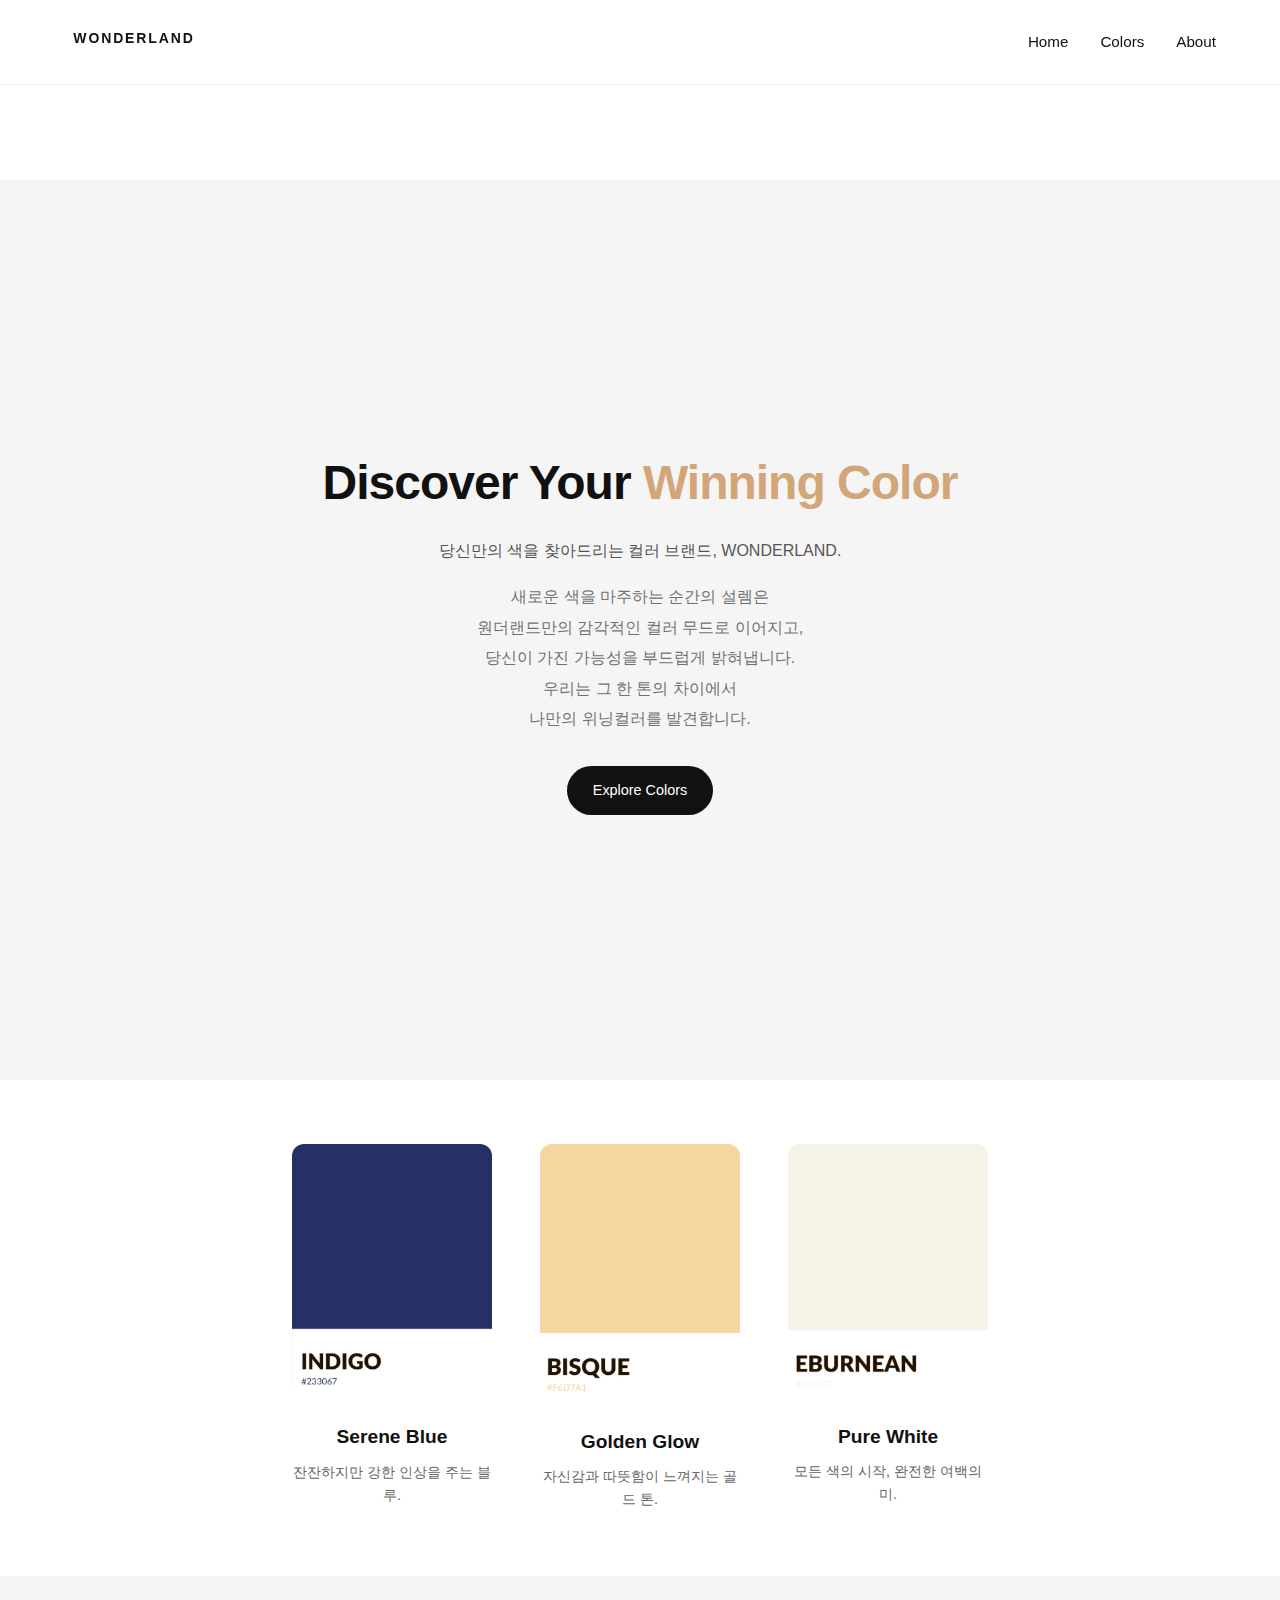
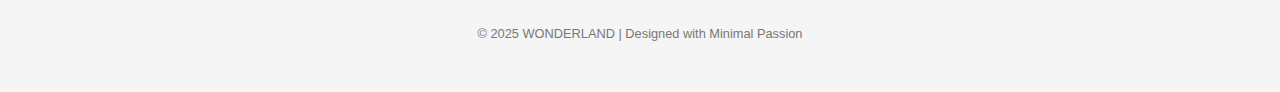
<file: index.html>
<!DOCTYPE html>
<html lang="ko">
<head>
  <meta charset="UTF-8" />
  <meta name="viewport" content="width=device-width, initial-scale=1.0" />
  <title>WONDERLAND | Winning Color</title>
  <link rel="stylesheet" href="style.css?v=6" />
  <style>
    /* Header 수정 */
    .header {
      display: flex;
      justify-content: space-between; /* 로고와 메뉴 양 끝 정렬 */
      align-items: center;            /* 세로 중앙 정렬 */
      padding: 1.5rem 5%;
      position: fixed;
      top: 0;
      left: 0;
      width: 100%;
      background: rgba(255,255,255,0.95);
      backdrop-filter: blur(10px);
      border-bottom: 1px solid #eee;
      z-index: 9999;
    }

    .logo {
      width: 140px;
      height: auto;
    }

    nav {
      display: flex;        /* 메뉴 가로 배치 */
      gap: 2rem;            /* 메뉴 간격 */
    }

    nav a {
      text-decoration: none;
      color: #111;
      font-size: 0.95rem;
      transition: color 0.3s ease;
    }

    nav a:hover {
      color: #d2a679;
    }

    /* Hero Section */
    .hero {
      height: 100vh;
      display: flex;
      align-items: center;
      justify-content: center;
      text-align: center;
      background-color: #f5f5f5;
      margin-top: 80px; /* fixed header 높이만큼 */
    }

    .hero-content {
      max-width: 700px;
    }

    .hero h1 {
      font-size: 3rem;
      font-weight: 600;
      letter-spacing: -1px;
    }

    .hero h1 span {
      color: #d2a679;
    }

    .hero p {
      margin-top: 1rem;
      color: #555;
    }

    .btn {
      display: inline-block;
      margin-top: 2rem;
      padding: 0.8rem 1.6rem;
      background-color: #111;
      color: #fff;
      text-decoration: none;
      border-radius: 25px;
      font-size: 0.9rem;
      transition: all 0.3s ease;
    }

    .btn:hover {
      background-color: #d2a679;
      color: #fff;
    }

    /* 컬러 섹션 */
    .colors {
      display: flex;
      justify-content: center;
      gap: 3rem;
      padding: 4rem 0;
      flex-wrap: wrap;
    }

    .color-card {
      width: 200px;
      text-align: center;
    }

    .color-card img {
      width: 100%;
      height: auto;
      border-radius: 12px;
      object-fit: cover;
    }

    .color-card h3 {
      margin-top: 1.2rem;
      font-size: 1.2rem;
    }

    .color-card p {
      color: #666;
      font-size: 0.9rem;
      margin-top: 0.5rem;
    }

    /* Footer */
    .footer {
      text-align: center;
      padding: 3rem 0;
      background-color: #f5f5f5;
      font-size: 0.8rem;
      color: #777;
    }

    @media (max-width: 768px) {
      .hero h1 { font-size: 2.2rem; }
      .hero p { font-size: 1rem; }
      .colors { gap: 1.5rem; }
    }
  </style>
</head>
<body>

<header class="header">
  <a href="index.html">
    <img src="assets/logo.svg" alt="WONDERLAND 로고" class="logo" />
  </a>
  <nav>
    <a href="index.html">Home</a>
    <a href="colors.html">Colors</a>
    <a href="about.html">About</a>
  </nav>
</header>

<section class="hero">
  <div class="hero-content">
    <h1>Discover Your <span>Winning Color</span></h1>
    <p>당신만의 색을 찾아드리는 컬러 브랜드, WONDERLAND.</p>

    <p class="intro">
      새로운 색을 마주하는 순간의 설렘은<br>
      원더랜드만의 감각적인 컬러 무드로 이어지고,<br>
      당신이 가진 가능성을 부드럽게 밝혀냅니다.<br>
      우리는 그 한 톤의 차이에서<br>
      나만의 위닝컬러를 발견합니다.
    </p>

    <a href="colors.html" class="btn">Explore Colors</a>
  </div>
</section>

<section class="colors">
  <div class="color-card">
    <img src="assets/color-1.jpg" alt="컬러 1" />
    <h3>Serene Blue</h3>
    <p>잔잔하지만 강한 인상을 주는 블루.</p>
  </div>
  <div class="color-card">
    <img src="assets/color-2.jpg" alt="컬러 2" />
    <h3>Golden Glow</h3>
    <p>자신감과 따뜻함이 느껴지는 골드 톤.</p>
  </div>
  <div class="color-card">
    <img src="assets/color-3.jpg" alt="컬러 3" />
    <h3>Pure White</h3>
    <p>모든 색의 시작, 완전한 여백의 미.</p>
  </div>
</section>

<footer class="footer">
  © 2025 WONDERLAND | Designed with Minimal Passion
</footer>

</body>
</html>
</file>
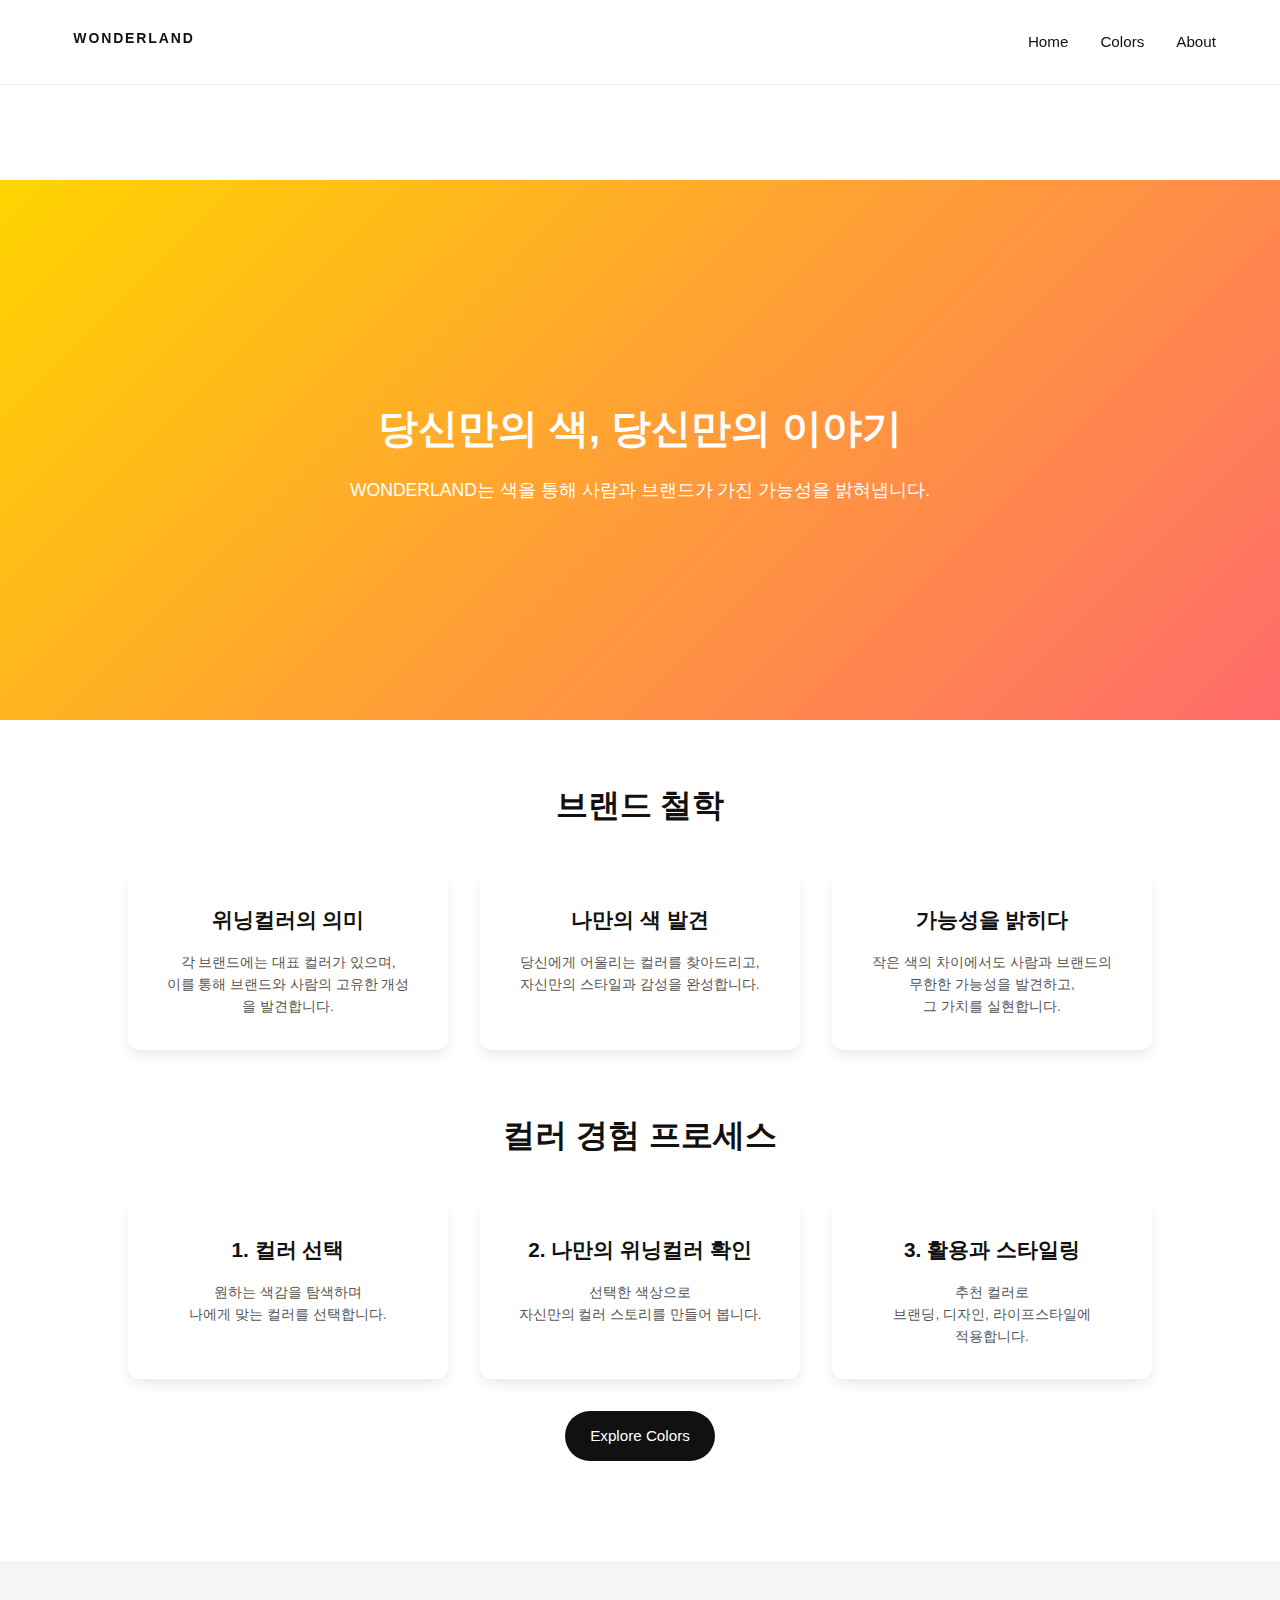
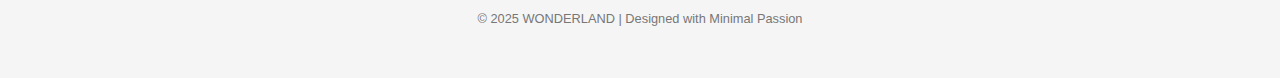
<file: about.html>
<!DOCTYPE html>
<html lang="ko">
<head>
  <meta charset="UTF-8" />
  <meta name="viewport" content="width=device-width, initial-scale=1.0" />
  <title>WONDERLAND | About</title>
  <link rel="stylesheet" href="style.css?v=6" />
  <style>
    /* Header */
    .header {
      display: flex;
      justify-content: space-between;
      align-items: center;
      padding: 1.5rem 5%;
      position: fixed;
      top: 0;
      left: 0;
      width: 100%;
      background: rgba(255, 255, 255, 0.95);
      backdrop-filter: blur(10px);
      border-bottom: 1px solid #eee;
      z-index: 9999;
    }

    .logo {
      width: 140px;
      height: auto;
    }

    nav {
      display: flex;
      gap: 2rem;
    }

    nav a {
      text-decoration: none;
      color: #111;
      font-size: 0.95rem;
      transition: color 0.3s ease;
    }

    nav a:hover {
      color: #d2a679;
    }

    /* Hero Section */
    .hero {
      height: 60vh;
      display: flex;
      align-items: center;
      justify-content: center;
      text-align: center;
      background: linear-gradient(135deg, #FFD400 0%, #FF6B6B 100%);
      color: #fff;
      margin-top: 80px;
      padding: 0 20px;
    }

    .hero h1 {
      font-size: 2.5rem;
      font-weight: 600;
    }

    .hero p {
      margin-top: 1rem;
      font-size: 1.1rem;
    }

    /* Section Titles */
    .section-title {
      text-align: center;
      font-size: 2rem;
      margin: 60px 0 40px;
      font-weight: 600;
    }

    /* Cards */
    .philosophy, .process, .team {
      display: flex;
      justify-content: center;
      gap: 2rem;
      flex-wrap: wrap;
      padding: 0 20px;
    }

    .card {
      background: #fff;
      padding: 2rem;
      border-radius: 12px;
      box-shadow: 0 6px 12px rgba(0,0,0,0.08);
      flex: 1 1 280px;
      max-width: 320px;
      text-align: center;
      transition: transform 0.2s ease, box-shadow 0.2s ease;
    }

    .card:hover {
      transform: translateY(-6px);
      box-shadow: 0 12px 24px rgba(0,0,0,0.12);
    }

    .card h3 {
      font-size: 1.3rem;
      margin-bottom: 1rem;
      color: #111;
    }

    .card p {
      font-size: 0.85rem; /* ← 글자 크기 줄임 */
      color: #555;
      line-height: 1.6;
    }

    /* Button */
    .btn {
      display: inline-block;
      padding: 0.8rem 1.6rem;
      background-color: #111;
      color: #fff;
      text-decoration: none;
      border-radius: 25px;
      font-size: 0.95rem;
      transition: all 0.3s ease;
      margin-top: 2rem;
    }

    .btn:hover {
      background-color: #d2a679;
      color: #fff;
    }

    /* Footer */
    .footer {
      text-align: center;
      padding: 3rem 0;
      background-color: #f5f5f5;
      font-size: 0.8rem;
      color: #777;
    }

    /* Responsive */
    @media (max-width: 768px) {
      .hero h1 { font-size: 2rem; }
      .hero p { font-size: 1rem; }
      .philosophy, .process, .team { gap: 1rem; }
      .card { max-width: 100%; }
    }
  </style>
</head>
<body>

<header class="header">
  <a href="index.html">
    <img src="assets/logo.svg" alt="WONDERLAND 로고" class="logo" />
  </a>
  <nav>
    <a href="index.html">Home</a>
    <a href="colors.html">Colors</a>
    <a href="about.html">About</a>
  </nav>
</header>

<section class="hero">
  <div>
    <h1>당신만의 색, 당신만의 이야기</h1>
    <p>WONDERLAND는 색을 통해 사람과 브랜드가 가진 가능성을 밝혀냅니다.</p>
  </div>
</section>

<section>
  <h2 class="section-title">브랜드 철학</h2>
  <div class="philosophy">
    <div class="card">
      <h3>위닝컬러의 의미</h3>
      <p>각 브랜드에는 대표 컬러가 있으며,<br>이를 통해 브랜드와 사람의 고유한 개성을 발견합니다.</p>
    </div>
    <div class="card">
      <h3>나만의 색 발견</h3>
      <p>당신에게 어울리는 컬러를 찾아드리고,<br>자신만의 스타일과 감성을 완성합니다.</p>
    </div>
    <div class="card">
      <h3>가능성을 밝히다</h3>
      <p>작은 색의 차이에서도 사람과 브랜드의<br>무한한 가능성을 발견하고,<br>그 가치를 실현합니다.</p>
    </div>
  </div>
</section>

<section>
  <h2 class="section-title">컬러 경험 프로세스</h2>
  <div class="process">
    <div class="card">
      <h3>1. 컬러 선택</h3>
      <p>원하는 색감을 탐색하며<br>나에게 맞는 컬러를 선택합니다.</p>
    </div>
    <div class="card">
      <h3>2. 나만의 위닝컬러 확인</h3>
      <p>선택한 색상으로<br>자신만의 컬러 스토리를 만들어 봅니다.</p>
    </div>
    <div class="card">
      <h3>3. 활용과 스타일링</h3>
      <p>추천 컬러로<br>브랜딩, 디자인, 라이프스타일에 <br>적용합니다.</p>
    </div>
  </div>
</section>

<section style="text-align:center; padding-bottom:100px;">
  <a href="colors.html" class="btn">Explore Colors</a>
</section>

<footer class="footer">
  © 2025 WONDERLAND | Designed with Minimal Passion
</footer>

</body>
</html>
</file>
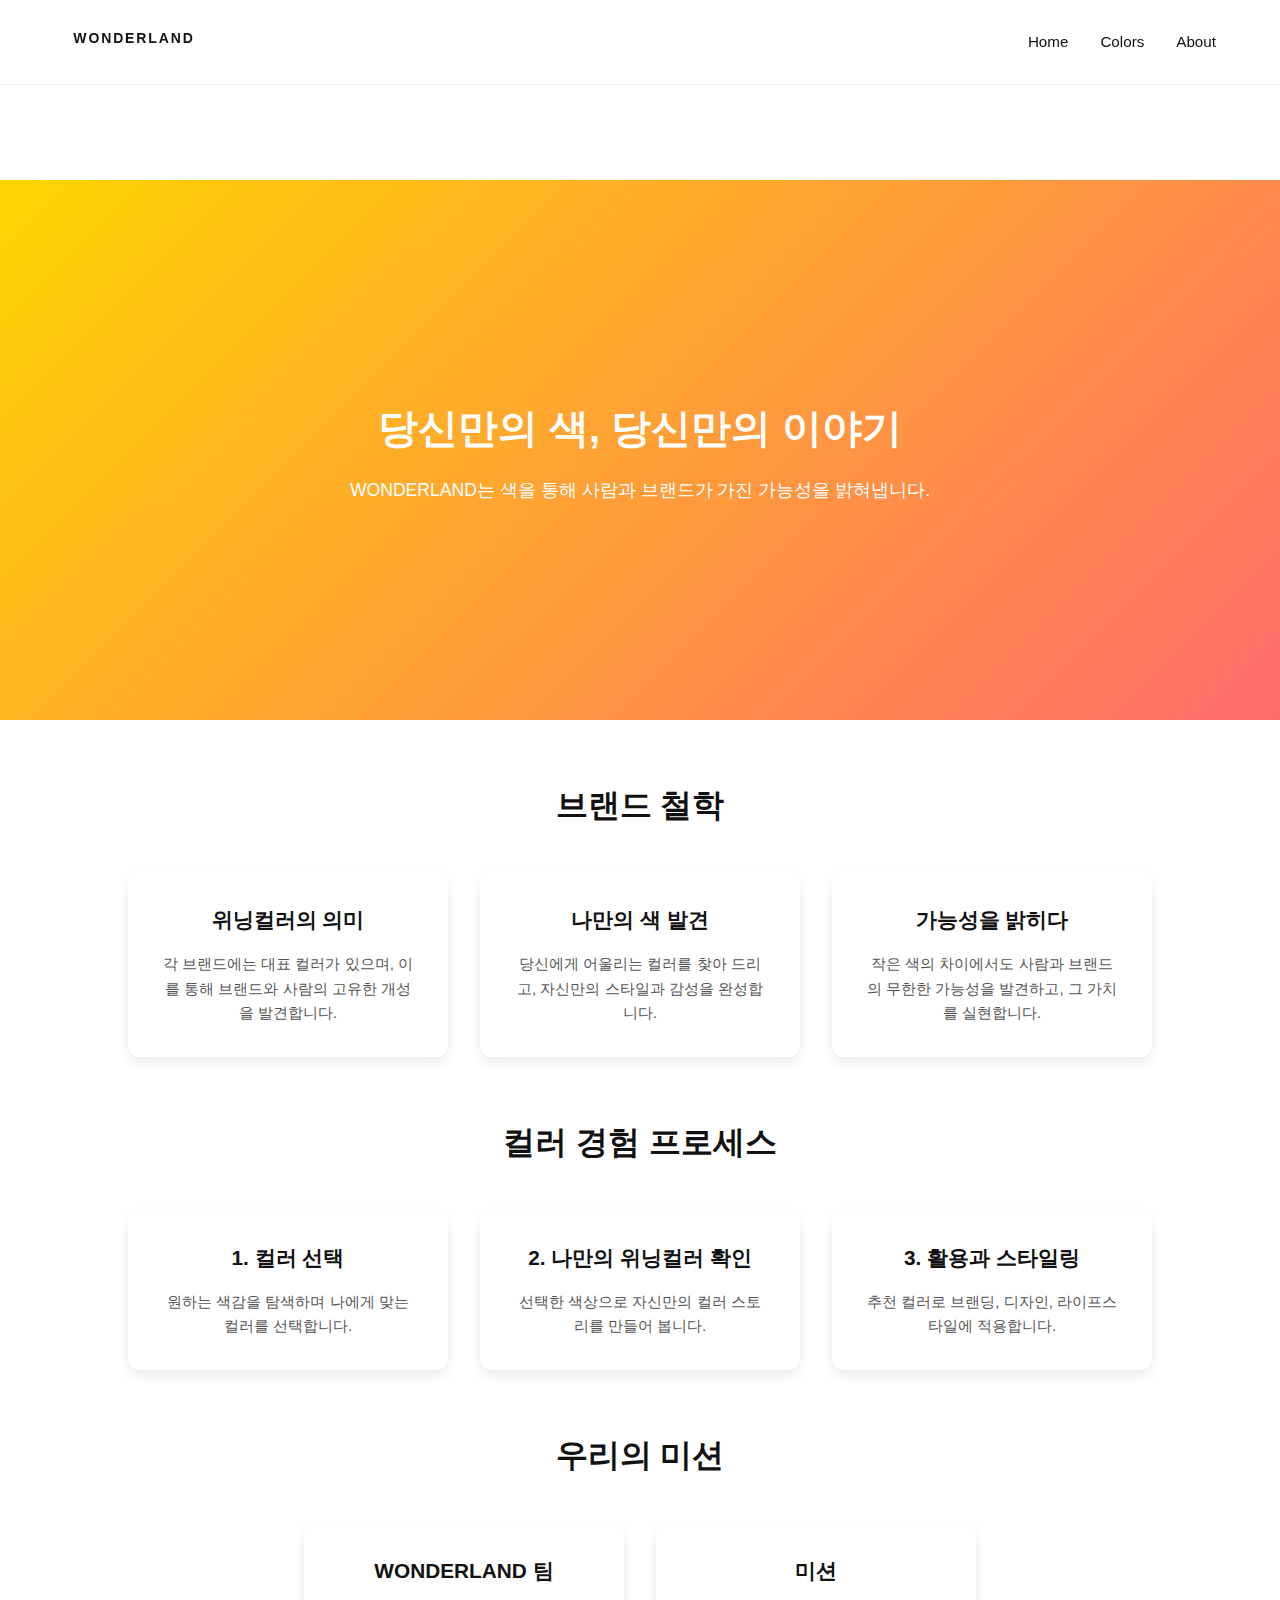
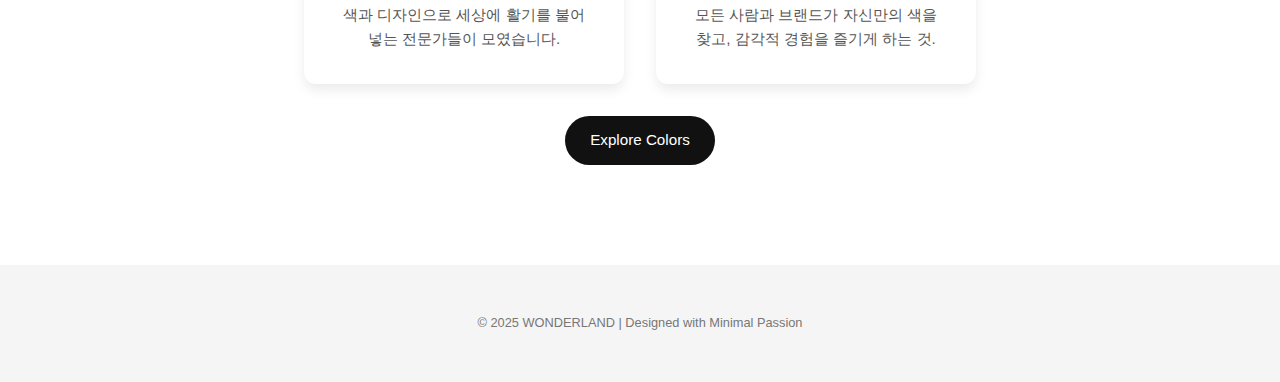
<file: About.html>
<!DOCTYPE html>
<html lang="ko">
<head>
  <meta charset="UTF-8" />
  <meta name="viewport" content="width=device-width, initial-scale=1.0" />
  <title>WONDERLAND | About</title>
  <link rel="stylesheet" href="style.css?v=6" />
  <style>
    /* Header */
    .header {
      display: flex;
      justify-content: space-between;
      align-items: center;
      padding: 1.5rem 5%;
      position: fixed;
      top: 0;
      left: 0;
      width: 100%;
      background: rgba(255, 255, 255, 0.95);
      backdrop-filter: blur(10px);
      border-bottom: 1px solid #eee;
      z-index: 9999;
    }

    .logo {
      width: 140px;
      height: auto;
    }

    nav {
      display: flex;
      gap: 2rem;
    }

    nav a {
      text-decoration: none;
      color: #111;
      font-size: 0.95rem;
      transition: color 0.3s ease;
    }

    nav a:hover {
      color: #d2a679;
    }

    /* Hero Section */
    .hero {
      height: 60vh;
      display: flex;
      align-items: center;
      justify-content: center;
      text-align: center;
      background: linear-gradient(135deg, #FFD400 0%, #FF6B6B 100%);
      color: #fff;
      margin-top: 80px; /* fixed header 높이만큼 */
    }

    .hero h1 {
      font-size: 2.5rem;
      font-weight: 600;
    }

    .hero p {
      margin-top: 1rem;
      font-size: 1.1rem;
    }

    /* Section Titles */
    .section-title {
      text-align: center;
      font-size: 2rem;
      margin: 60px 0 40px;
      font-weight: 600;
    }

    /* Cards */
    .philosophy, .process, .team {
      display: flex;
      justify-content: center;
      gap: 2rem;
      flex-wrap: wrap;
      padding: 0 20px;
    }

    .card {
      background: #fff;
      padding: 2rem;
      border-radius: 12px;
      box-shadow: 0 6px 12px rgba(0,0,0,0.08);
      flex: 1 1 280px;
      max-width: 320px;
      text-align: center;
      transition: transform 0.2s ease, box-shadow 0.2s ease;
    }

    .card:hover {
      transform: translateY(-6px);
      box-shadow: 0 12px 24px rgba(0,0,0,0.12);
    }

    .card h3 {
      font-size: 1.3rem;
      margin-bottom: 1rem;
      color: #111;
    }

    .card p {
      font-size: 0.95rem;
      color: #555;
      line-height: 1.6;
    }

    /* Button */
    .btn {
      display: inline-block;
      padding: 0.8rem 1.6rem;
      background-color: #111;
      color: #fff;
      text-decoration: none;
      border-radius: 25px;
      font-size: 0.95rem;
      transition: all 0.3s ease;
      margin-top: 2rem;
    }

    .btn:hover {
      background-color: #d2a679;
      color: #fff;
    }

    /* Footer */
    .footer {
      text-align: center;
      padding: 3rem 0;
      background-color: #f5f5f5;
      font-size: 0.8rem;
      color: #777;
    }

    /* Responsive */
    @media (max-width: 768px) {
      .hero h1 { font-size: 2rem; }
      .hero p { font-size: 1rem; }
      .philosophy, .process, .team { gap: 1rem; }
      .card { max-width: 100%; }
    }
  </style>
</head>
<body>

<header class="header">
  <a href="index.html">
    <img src="assets/logo.svg" alt="WONDERLAND 로고" class="logo" />
  </a>
  <nav>
    <a href="index.html">Home</a>
    <a href="colors.html">Colors</a>
    <a href="about.html">About</a>
  </nav>
</header>

<section class="hero">
  <div>
    <h1>당신만의 색, 당신만의 이야기</h1>
    <p>WONDERLAND는 색을 통해 사람과 브랜드가 가진 가능성을 밝혀냅니다.</p>
  </div>
</section>

<section>
  <h2 class="section-title">브랜드 철학</h2>
  <div class="philosophy">
    <div class="card">
      <h3>위닝컬러의 의미</h3>
      <p>각 브랜드에는 대표 컬러가 있으며, 이를 통해 브랜드와 사람의 고유한 개성을 발견합니다.</p>
    </div>
    <div class="card">
      <h3>나만의 색 발견</h3>
      <p>당신에게 어울리는 컬러를 찾아 드리고, 자신만의 스타일과 감성을 완성합니다.</p>
    </div>
    <div class="card">
      <h3>가능성을 밝히다</h3>
      <p>작은 색의 차이에서도 사람과 브랜드의 무한한 가능성을 발견하고, 그 가치를 실현합니다.</p>
    </div>
  </div>
</section>

<section>
  <h2 class="section-title">컬러 경험 프로세스</h2>
  <div class="process">
    <div class="card">
      <h3>1. 컬러 선택</h3>
      <p>원하는 색감을 탐색하며 나에게 맞는 컬러를 선택합니다.</p>
    </div>
    <div class="card">
      <h3>2. 나만의 위닝컬러 확인</h3>
      <p>선택한 색상으로 자신만의 컬러 스토리를 만들어 봅니다.</p>
    </div>
    <div class="card">
      <h3>3. 활용과 스타일링</h3>
      <p>추천 컬러로 브랜딩, 디자인, 라이프스타일에 적용합니다.</p>
    </div>
  </div>
</section>

<section>
  <h2 class="section-title">우리의 미션</h2>
  <div class="team">
    <div class="card">
      <h3>WONDERLAND 팀</h3>
      <p>색과 디자인으로 세상에 활기를 불어넣는 전문가들이 모였습니다.</p>
    </div>
    <div class="card">
      <h3>미션</h3>
      <p>모든 사람과 브랜드가 자신만의 색을 찾고, 감각적 경험을 즐기게 하는 것.</p>
    </div>
  </div>
</section>

<section style="text-align:center; padding-bottom:100px;">
  <a href="colors.html" class="btn">Explore Colors</a>
</section>

<footer class="footer">
  © 2025 WONDERLAND | Designed with Minimal Passion
</footer>

</body>
</html>
</file>
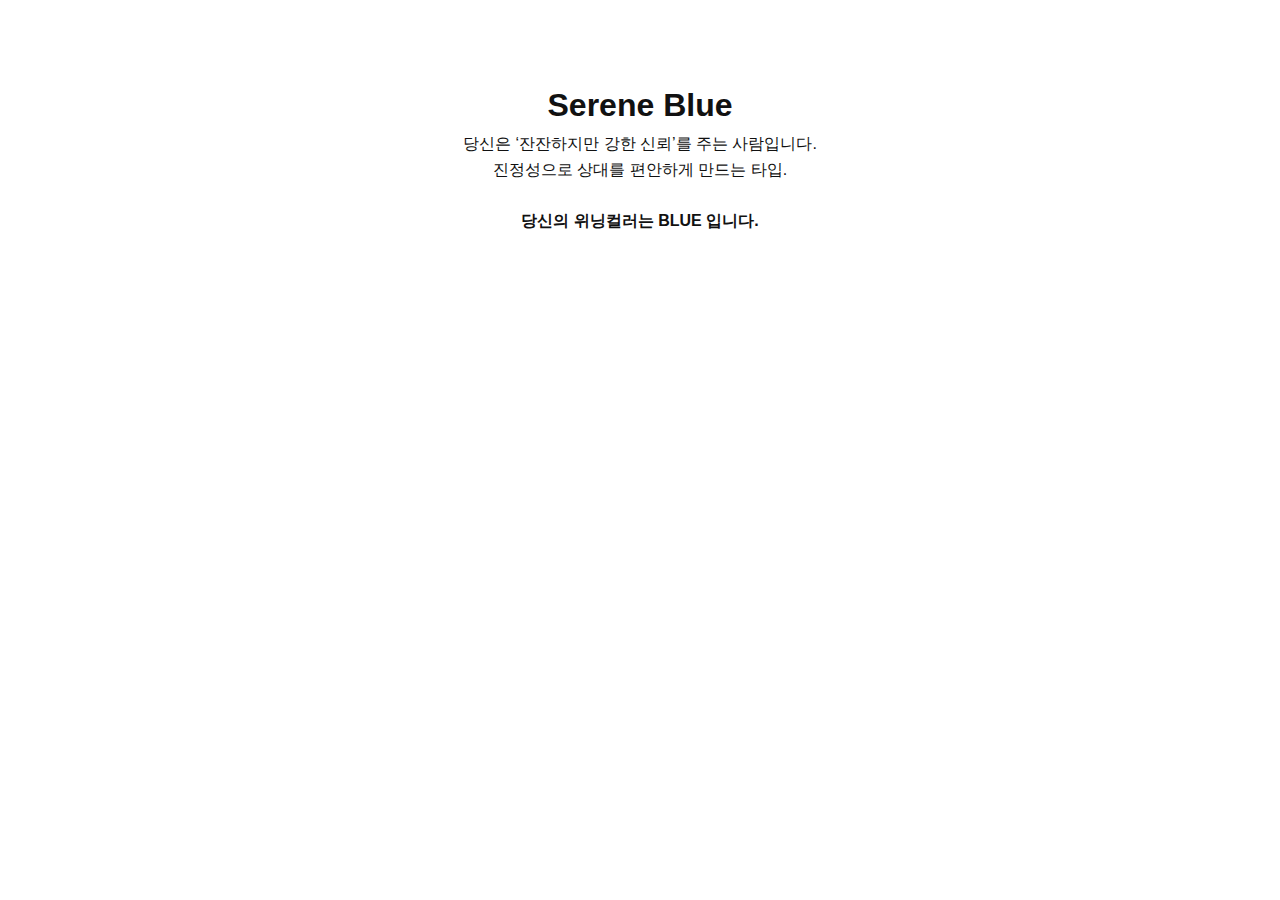
<file: result-blue.html>
<!DOCTYPE html>
<html lang="ko">
<head>
  <meta charset="UTF-8" />
  <meta name="viewport" content="width=device-width, initial-scale=1.0" />
  <title>Blue Result</title>
  <link rel="stylesheet" href="style.css" />
</head>
<body>
  <section style="padding:80px 40px; text-align:center;">
    <h1>Serene Blue</h1>
    <p>당신은 ‘잔잔하지만 강한 신뢰’를 주는 사람입니다.<br>진정성으로 상대를 편안하게 만드는 타입.<br><br><b>당신의 위닝컬러는 BLUE 입니다.</b></p>
  </section>
</body>
</html>
</file>
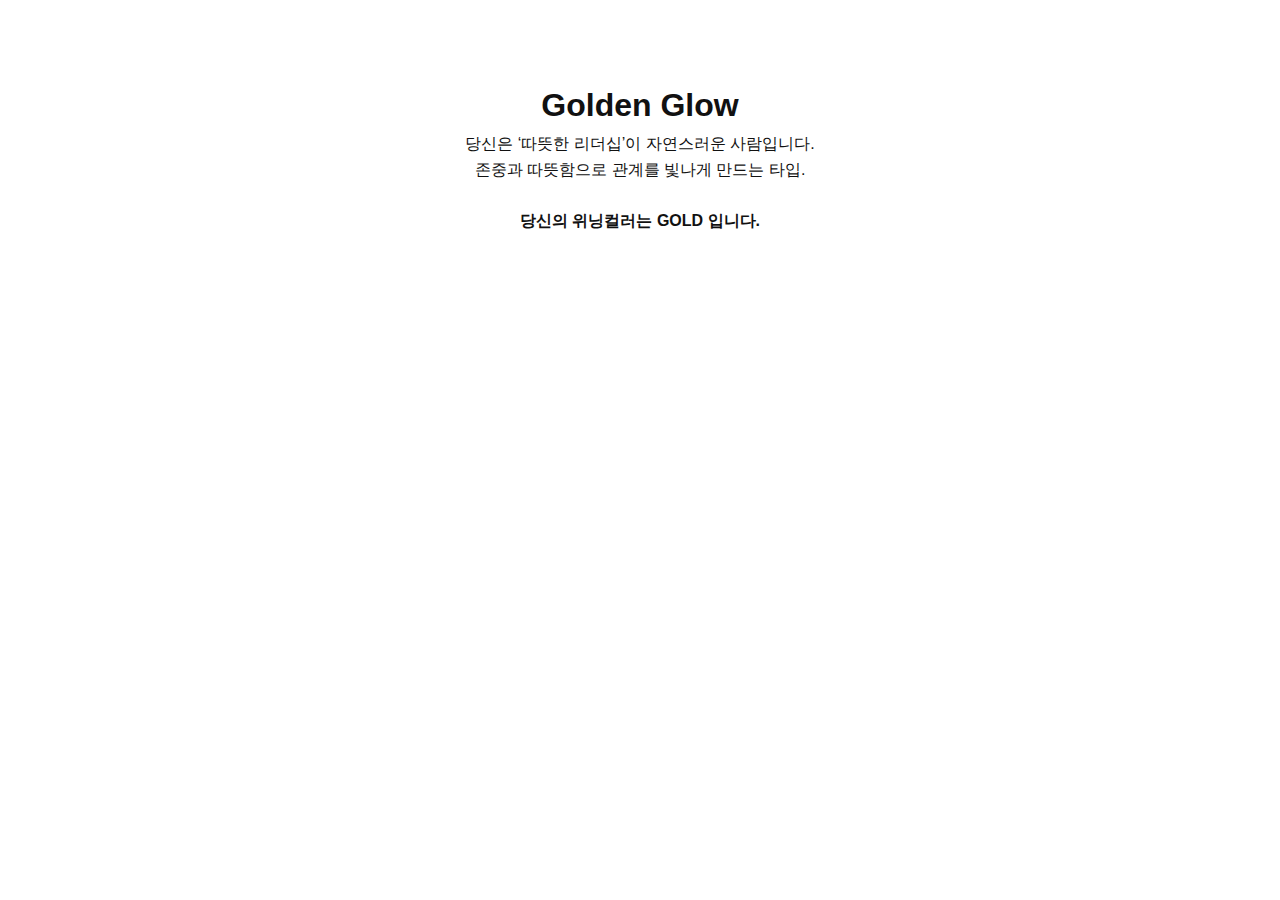
<file: result-gold.html>
<!DOCTYPE html>
<html lang="ko">
<head>
  <meta charset="UTF-8" />
  <meta name="viewport" content="width=device-width, initial-scale=1.0" />
  <title>Gold Result</title>
  <link rel="stylesheet" href="style.css" />
</head>
<body>
  <section style="padding:80px 40px; text-align:center;">
    <h1>Golden Glow</h1>
    <p>당신은 ‘따뜻한 리더십’이 자연스러운 사람입니다.<br>존중과 따뜻함으로 관계를 빛나게 만드는 타입.<br><br><b>당신의 위닝컬러는 GOLD 입니다.</b></p>
  </section>
</body>
</html>
</file>
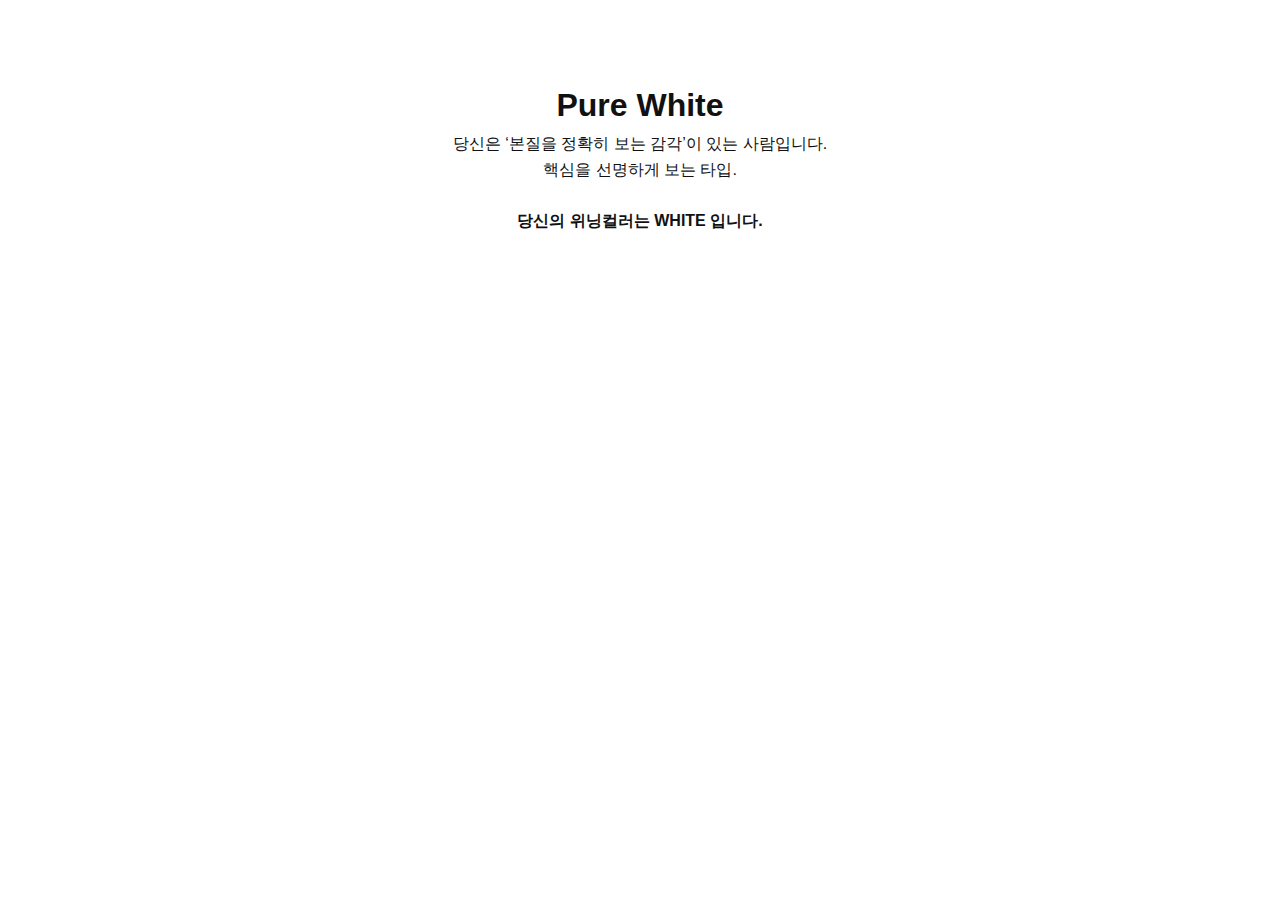
<file: result-white.html>
<!DOCTYPE html>
<html lang="ko">
<head>
  <meta charset="UTF-8" />
  <meta name="viewport" content="width=device-width, initial-scale=1.0" />
  <title>White Result</title>
  <link rel="stylesheet" href="style.css" />
</head>
<body>
  <section style="padding:80px 40px; text-align:center;">
    <h1>Pure White</h1>
    <p>당신은 ‘본질을 정확히 보는 감각’이 있는 사람입니다.<br>핵심을 선명하게 보는 타입.<br><br><b>당신의 위닝컬러는 WHITE 입니다.</b></p>
  </section>
</body>
</html>
</file>
<file: style.css>
/* Reset */
* {
  margin: 0;
  padding: 0;
  box-sizing: border-box;
  font-family: 'Helvetica Neue', Arial, sans-serif;
}

/* Body */
body {
  background-color: #fff;
  color: #111;
  line-height: 1.6;
}

/* Header */
.header {
  display: flex;
  justify-content: space-between;
  align-items: center;
  padding: 2rem 5%;
  position: fixed!important;
  top: 0;
  left: 0;
  width: 100%;
  background: rgba(255,255,255,0.9);
  backdrop-filter: blur(10px);
  border-bottom: 1px solid #eee;
  z-index: 9999;  /* 이거만 남기기 */
}


.logo {
  width: 140px;
  height: auto;
}

.nav a {
  margin-left: 2rem;
  text-decoration: none;
  color: #111;
  font-size: 0.95rem;
  transition: color 0.3s ease;
}

.nav a:hover {
  color: #777;
}

/* Hero */
.hero {
  height: 100vh;
  display: flex;
  align-items: center;
  justify-content: center;
  text-align: center;
  background-color: #f5f5f5;
  margin-top: 180px !important;

.hero-content {
  max-width: 700px;
}

.hero h1 {
  font-size: 3rem;
  font-weight: 600;
  letter-spacing: -1px;
}

.hero h1 span {
  color: #d2a679;
}

.hero p {
  margin-top: 1rem;
  color: #555;
}

.btn {
  display: inline-block;
  margin-top: 2rem;
  padding: 0.8rem 1.6rem;
  background-color: #111;
  color: #fff;
  text-decoration: none;
  border-radius: 25px;
  font-size: 0.9rem;
  transition: all 0.3s ease;
}

.btn:hover {
  background-color: #d2a679;
  color: #fff;
}

/* Colors section */
.colors {
  display: flex;
  justify-content: center;
  gap: 2rem;
  padding: 6rem 5%;
  background-color: #fff;
}

.color-card {
  width: 280px;
  text-align: center;
}

.color-card img {
  width: 100%;
  border-radius: 20px;
  box-shadow: 0 5px 20px rgba(0, 0, 0, 0.1);
}

.color-card h3 {
  margin-top: 1.2rem;
  font-size: 1.2rem;
}

.color-card p {
  color: #666;
  font-size: 0.9rem;
  margin-top: 0.5rem;
}

/* Footer */
.footer {
  text-align: center;
  padding: 3rem 0;
  background-color: #f5f5f5;
  font-size: 0.8rem;
  color: #777;
}
.hero-content .intro {
  margin-top: 1.2rem;
  line-height: 1.9;
  opacity: .82;
  font-weight: 300;
  font-size: 1rem;
}
</file>
